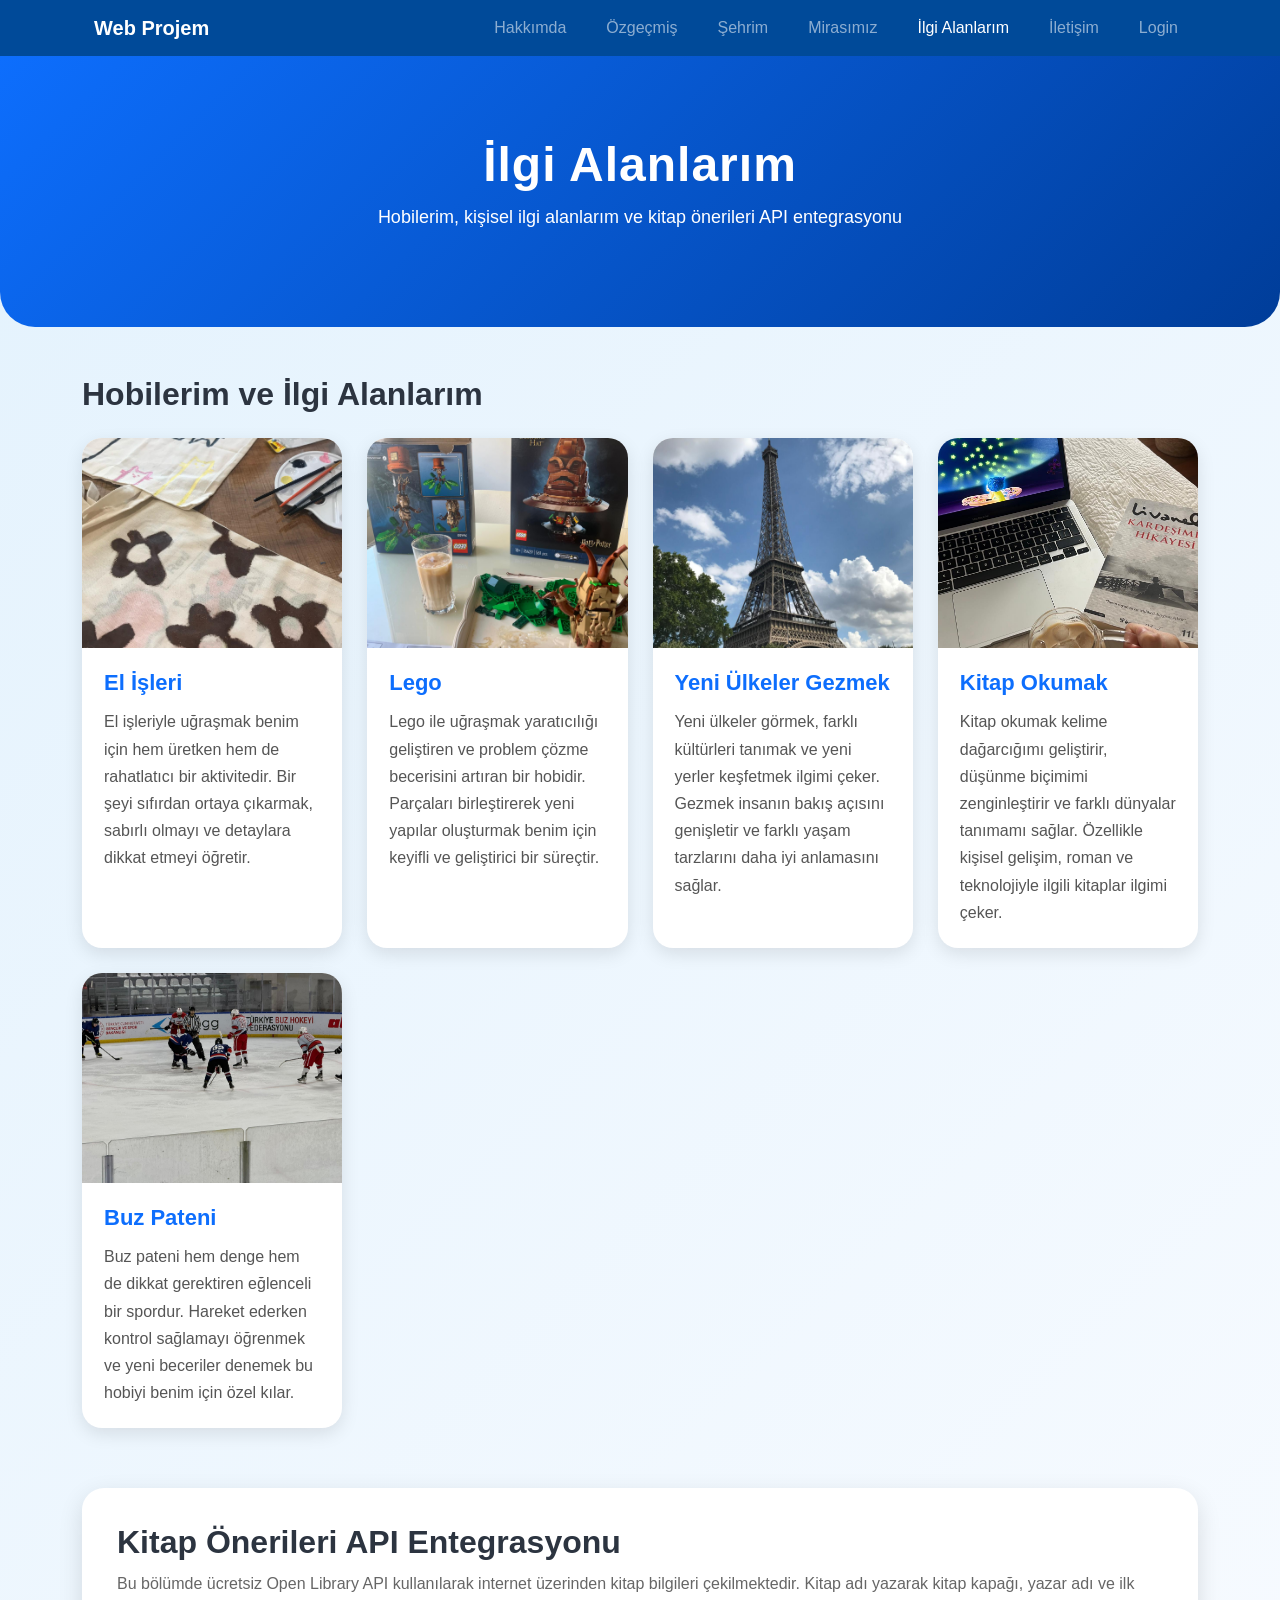
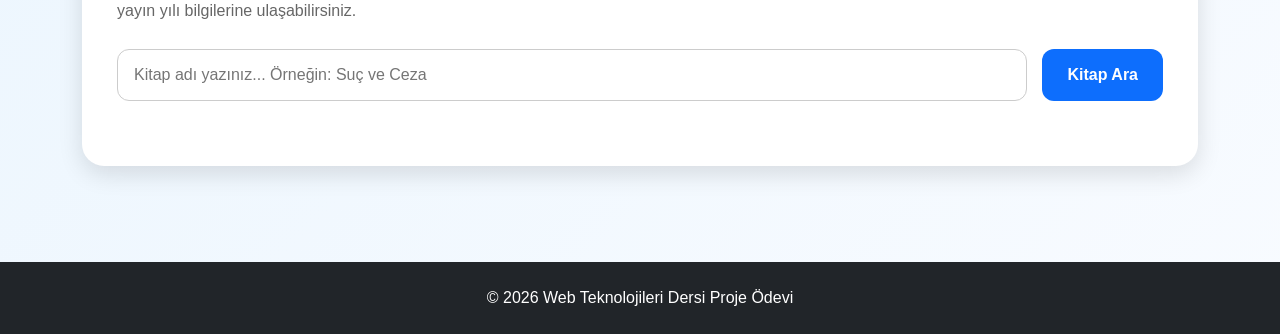
<file: ilgialanlarim.html>
<!DOCTYPE html>
<html lang="tr">

<head>
    <meta charset="UTF-8">
    <meta name="viewport" content="width=device-width, initial-scale=1.0">
    <title>İlgi Alanlarım | Feyza Alagöz</title>

    <!-- Bootstrap CSS -->
    <link href="https://cdn.jsdelivr.net/npm/bootstrap@5.3.0/dist/css/bootstrap.min.css" rel="stylesheet">

    <!-- Google Font -->
    <link href="https://fonts.googleapis.com/css2?family=Inter:wght@400;600;700;800&display=swap" rel="stylesheet">

    <!-- Harici CSS -->
    <link rel="stylesheet" href="style.css">
</head>

<body>

    <!-- Navigasyon Çubuğu -->
    <nav class="navbar navbar-expand-lg navbar-dark bg-dark sticky-top">
        <div class="container">
            <a class="navbar-brand" href="index.html">Web Projem</a>

            <button class="navbar-toggler" type="button" data-bs-toggle="collapse" data-bs-target="#navbarNav">
                <span class="navbar-toggler-icon"></span>
            </button>

            <div class="collapse navbar-collapse" id="navbarNav">
                <ul class="navbar-nav ms-auto">

                    <li class="nav-item">
                        <a class="nav-link" href="index.html">Hakkımda</a>
                    </li>

                    <li class="nav-item">
                        <a class="nav-link" href="ozgecmis.html">Özgeçmiş</a>
                    </li>

                    <li class="nav-item">
                        <a class="nav-link" href="sehrim.html">Şehrim</a>
                    </li>

                    <li class="nav-item">
                        <a class="nav-link" href="mirasimiz.html">Mirasımız</a>
                    </li>

                    <li class="nav-item">
                        <a class="nav-link active" href="ilgialanlarim.html">İlgi Alanlarım</a>
                    </li>

                    <li class="nav-item">
                        <a class="nav-link" href="iletisim.html">İletişim</a>
                    </li>

                    <li class="nav-item">
                        <a class="nav-link" href="login.html">Login</a>
                    </li>

                </ul>
            </div>
        </div>
    </nav>


    <!-- Başlık Alanı -->
    <header class="ilgi-hero text-white text-center">
        <div class="container">
            <h1>İlgi Alanlarım</h1>
            <p>Hobilerim, kişisel ilgi alanlarım ve kitap önerileri API entegrasyonu</p>
        </div>
    </header>


    <main class="container my-5"> <!-- Ana içerik alanı, üst ve alt boşluk ekler -->

        <section class="mb-5">
            <h2 class="bolum-baslik">Hobilerim ve İlgi Alanlarım</h2>

            <div class="hobi-grid"> <!-- Hobileri kart şeklinde düzenlemek için grid yapısı -->

                <div class="hobi-kart"> <!-- Her bir hobiyi temsil eden kart, stil için sınıf eklenir -->
                    <img src="el-isleri.jpg" alt="El işleri" class="hobi-resim">
                    <!-- Hobi resmi, stil için sınıf eklenir -->
                    <div class="hobi-icerik">
                        <h3>El İşleri</h3>
                        <p>
                            El işleriyle uğraşmak benim için hem üretken hem de rahatlatıcı bir aktivitedir.
                            Bir şeyi sıfırdan ortaya çıkarmak, sabırlı olmayı ve detaylara dikkat etmeyi öğretir.
                        </p>
                    </div>
                </div>

                <div class="hobi-kart">
                    <img src="lego.jpg" alt="Lego" class="hobi-resim">
                    <div class="hobi-icerik">
                        <h3>Lego</h3>
                        <p>
                            Lego ile uğraşmak yaratıcılığı geliştiren ve problem çözme becerisini artıran bir hobidir.
                            Parçaları birleştirerek yeni yapılar oluşturmak benim için keyifli ve geliştirici bir
                            süreçtir.
                        </p>
                    </div>
                </div>

                <div class="hobi-kart">
                    <img src="yeni-ulkeler.jpg" alt="Yeni ülkeler gezmek" class="hobi-resim">
                    <div class="hobi-icerik">
                        <h3>Yeni Ülkeler Gezmek</h3>
                        <p>
                            Yeni ülkeler görmek, farklı kültürleri tanımak ve yeni yerler keşfetmek ilgimi çeker.
                            Gezmek insanın bakış açısını genişletir ve farklı yaşam tarzlarını daha iyi anlamasını
                            sağlar.
                        </p>
                    </div>
                </div>

                <div class="hobi-kart">
                    <img src="kitap-okumak.jpg" alt="Kitap okumak" class="hobi-resim">
                    <div class="hobi-icerik">
                        <h3>Kitap Okumak</h3>
                        <p>
                            Kitap okumak kelime dağarcığımı geliştirir, düşünme biçimimi zenginleştirir ve farklı
                            dünyalar tanımamı sağlar.
                            Özellikle kişisel gelişim, roman ve teknolojiyle ilgili kitaplar ilgimi çeker.
                        </p>
                    </div>
                </div>

                <div class="hobi-kart">
                    <img src="Buz-pateni.jpg" alt="Buz pateni" class="hobi-resim">
                    <div class="hobi-icerik">
                        <h3>Buz Pateni</h3>
                        <p>
                            Buz pateni hem denge hem de dikkat gerektiren eğlenceli bir spordur.
                            Hareket ederken kontrol sağlamayı öğrenmek ve yeni beceriler denemek bu hobiyi benim için
                            özel kılar.
                        </p>
                    </div>
                </div>

            </div>
        </section>


        <!-- API Bölümü -->
        <section class="api-alani">
            <div class="api-kutu">

                <div class="api-baslik">
                    <h2>Kitap Önerileri API Entegrasyonu</h2>
                    <p>
                        Bu bölümde ücretsiz Open Library API kullanılarak internet üzerinden kitap bilgileri
                        çekilmektedir.
                        Kitap adı yazarak kitap kapağı, yazar adı ve ilk yayın yılı bilgilerine ulaşabilirsiniz.
                    </p>
                </div>

                <div class="api-arama">
                    <input type="text" id="kitapInput" placeholder="Kitap adı yazınız... Örneğin: Suç ve Ceza">
                    <button onclick="kitapAra()">Kitap Ara</button>
                </div>

                <div id="sonucAlani" class="sonuc-grid">
                    <!-- Kitap sonuçları JavaScript ile buraya gelecek -->
                </div>

            </div>
        </section>

    </main>


    <footer class="footer mt-5 py-4 bg-dark text-white text-center">
        <!-- Footer, üst boşluk, alt boşluk, arka plan rengi ve metin rengi ayarlanır -->
        <div class="container">
            <p class="mb-0">&copy; 2026 Web Teknolojileri Dersi Proje Ödevi</p>
        </div>
    </footer>


    <!-- Bootstrap JS -->
    <script src="https://cdn.jsdelivr.net/npm/bootstrap@5.3.0/dist/js/bootstrap.bundle.min.js"></script>

    <!-- Harici JavaScript -->
    <script src="ilgialanlarim.js"></script>

</body>

</html>
</file>
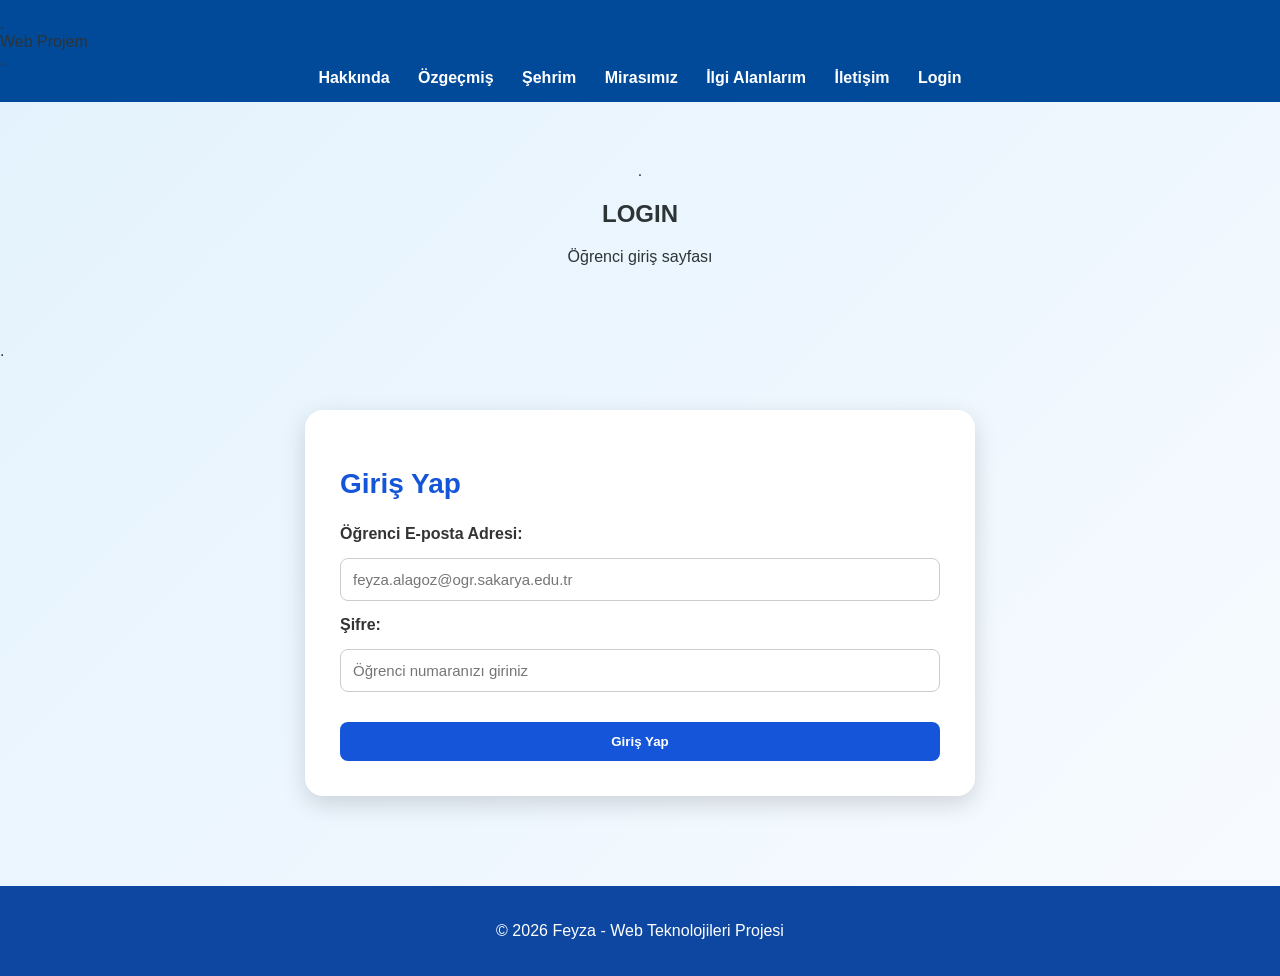
<file: login.html>
<!DOCTYPE html>
<html lang="tr">

<head>
    <meta charset="UTF-8">
    <meta name="viewport" content="width=device-width, initial-scale=1.0">
    <title>Login - Web Projem</title>
    <link rel="stylesheet" href="style.css">
</head>

<body>

    <header class="navbar">.
        <div class="logo">Web Projem</div>.

        <nav>
            <a href="index.html">Hakkında</a>
            <a href="ozgecmis.html">Özgeçmiş</a>
            <a href="sehrim.html">Şehrim</a>
            <a href="mirasimiz.html">Mirasımız</a>
            <a href="ilgialanlarim.html">İlgi Alanlarım</a>
            <a href="iletisim.html">İletişim</a>
            <a href="login.html">Login</a>
        </nav>
    </header>

    <section class="hero">. <!-- Ana görsel ve başlık bölümü -->
        <h1>LOGIN</h1>
        <p>Öğrenci giriş sayfası</p>
    </section>

    <main class="container">. <!-- Ana içerik alanı -->
        <section class="login-kutusu">
            <h2>Giriş Yap</h2>

            <p id="hataMesaji" class="hata-mesaji"></p>

            <form action="login.php" method="POST" onsubmit="return loginKontrol()">


                <label for="email">Öğrenci E-posta Adresi:</label>
                <input type="text" id="email" name="email" placeholder="feyza.alagoz@ogr.sakarya.edu.tr">

                <label for="sifre">Şifre:</label>
                <input type="password" id="sifre" name="sifre" placeholder="Öğrenci numaranızı giriniz">

                <button type="submit">Giriş Yap</button>

            </form>
        </section>
    </main>

    <footer>
        <p>© 2026 Feyza - Web Teknolojileri Projesi</p>
    </footer>

    <script src="js/login.js"></script>
</body>

</html>
</file>
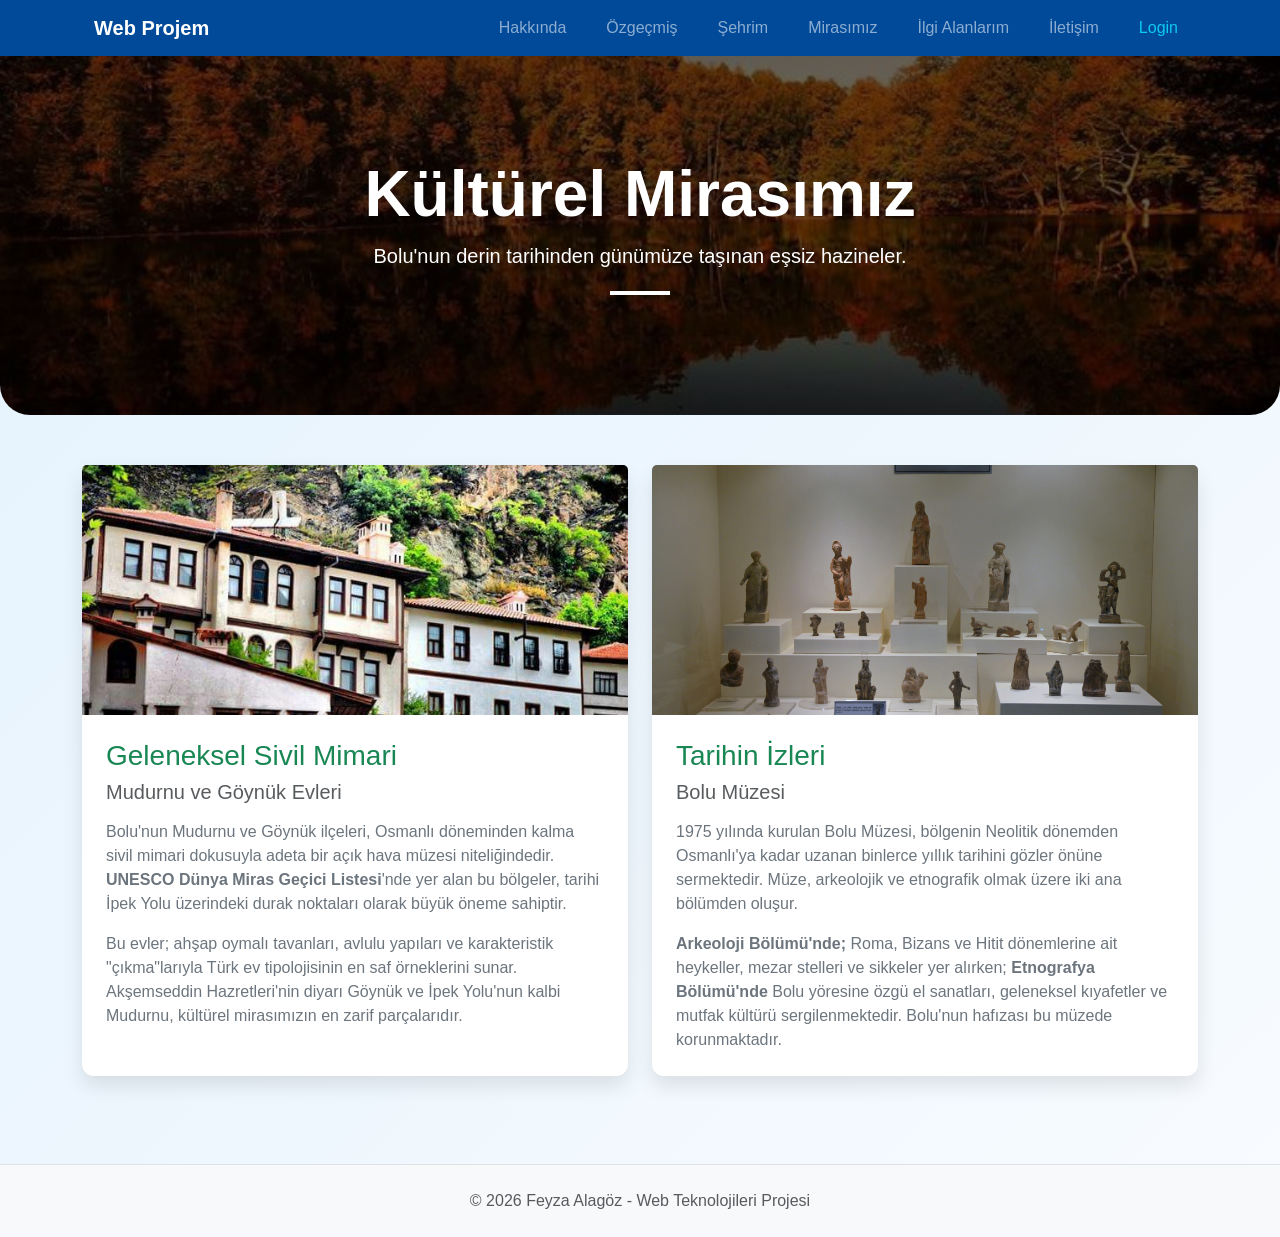
<file: mirasimiz.html>
<!DOCTYPE html>
<html lang="tr">
<head>
    <meta charset="UTF-8">
    <meta name="viewport" content="width=device-width, initial-scale=1.0">
    <title>Mirasımız - Bolu'nun Tarihi Dokusu</title>
    <!-- Bootstrap CSS -->
    <link href="https://cdn.jsdelivr.net/npm/bootstrap@5.3.0/dist/css/bootstrap.min.css" rel="stylesheet">
    <link rel="stylesheet" href="style.css">
    <style>
        .hero-section {
            background: linear-gradient(rgba(0,0,0,0.6), rgba(0,0,0,0.6)), url('miras-genel.jpeg');
            background-size: cover;
            background-position: center;
            color: white;
            padding: 100px 0;
            text-align: center;
            margin-bottom: 50px;
        }
        .heritage-card {
            border: none;
            transition: transform 0.3s;
            box-shadow: 0 10px 20px rgba(0,0,0,0.1);
            height: 100%;
        }
        .heritage-card:hover {
            transform: translateY(-10px);
        }
        .heritage-card img {
            height: 250px;
            object-fit: cover;
        }
        .section-accent {
            width: 60px;
            height: 4px;
            background-color: #198754;
            margin: 20px auto;
        }
    </style>
</head>
<body>

<!-- Navbar -->
<nav class="navbar navbar-expand-lg navbar-dark bg-dark sticky-top">
    <div class="container">
        <a class="navbar-brand" href="index.html">Web Projem</a>
        <button class="navbar-toggler" type="button" data-bs-toggle="collapse" data-bs-target="#navbarNav">
            <span class="navbar-toggler-icon"></span>
        </button>
        <div class="collapse navbar-collapse" id="navbarNav">
            <ul class="navbar-nav ms-auto">
                <li class="nav-item"><a class="nav-link" href="index.html">Hakkında</a></li>
                <li class="nav-item"><a class="nav-link" href="ozgecmis.html">Özgeçmiş</a></li>
                <li class="nav-item"><a class="nav-link" href="sehrim.html">Şehrim</a></li>
                <li class="nav-item"><a class="nav-link" href="mirasimiz.html">Mirasımız</a></li>
                <li class="nav-item"><a class="nav-link" href="ilgialanlarim.html">İlgi Alanlarım</a></li>
                <li class="nav-item"><a class="nav-link" href="iletisim.html">İletişim</a></li>
                <li class="nav-item"><a class="nav-link text-info" href="index.html">Login</a></li>
            </ul>
        </div>
    </div>
</nav>

<!-- Hero Başlık Bölümü -->
<div class="hero-section">
    <div class="container">
        <h1 class="display-3 fw-bold">Kültürel Mirasımız</h1>
        <p class="lead">Bolu'nun derin tarihinden günümüze taşınan eşsiz hazineler.</p>
        <div class="section-accent" style="background-color: white;"></div>
    </div>
</div>

<div class="container mb-5">
    <div class="row g-4">
        
        <!-- Kart 1: Mudurnu ve Göynük Evleri -->
        <div class="col-md-6">
            <div class="card heritage-card">
                <img src="miras.jpeg" class="card-img-top" alt="Mudurnu ve Göynük">
                <div class="card-body p-4">
                    <h3 class="card-title text-success">Geleneksel Sivil Mimari</h3>
                    <h5 class="text-muted">Mudurnu ve Göynük Evleri</h5>
                    <p class="card-text mt-3 text-secondary">
                        Bolu'nun Mudurnu ve Göynük ilçeleri, Osmanlı döneminden kalma sivil mimari dokusuyla adeta bir açık hava müzesi niteliğindedir. <strong>UNESCO Dünya Miras Geçici Listesi</strong>'nde yer alan bu bölgeler, tarihi İpek Yolu üzerindeki durak noktaları olarak büyük öneme sahiptir.
                    </p>
                    <p class="card-text text-secondary">
                        Bu evler; ahşap oymalı tavanları, avlulu yapıları ve karakteristik "çıkma"larıyla Türk ev tipolojisinin en saf örneklerini sunar. Akşemseddin Hazretleri'nin diyarı Göynük ve İpek Yolu'nun kalbi Mudurnu, kültürel mirasımızın en zarif parçalarıdır.
                    </p>
                </div>
            </div>
        </div>

        <!-- Kart 2: Bolu Müzesi -->
        <div class="col-md-6">
            <div class="card heritage-card">
                <img src="muze.jpeg" class="card-img-top" alt="Bolu Müzesi">
                <div class="card-body p-4">
                    <h3 class="card-title text-success">Tarihin İzleri</h3>
                    <h5 class="text-muted">Bolu Müzesi</h5>
                    <p class="card-text mt-3 text-secondary">
                        1975 yılında kurulan Bolu Müzesi, bölgenin Neolitik dönemden Osmanlı'ya kadar uzanan binlerce yıllık tarihini gözler önüne sermektedir. Müze, arkeolojik ve etnografik olmak üzere iki ana bölümden oluşur.
                    </p>
                    <p class="card-text text-secondary">
                        <strong>Arkeoloji Bölümü'nde;</strong> Roma, Bizans ve Hitit dönemlerine ait heykeller, mezar stelleri ve sikkeler yer alırken; <strong>Etnografya Bölümü'nde</strong> Bolu yöresine özgü el sanatları, geleneksel kıyafetler ve mutfak kültürü sergilenmektedir. Bolu'nun hafızası bu müzede korunmaktadır.
                    </p>
                </div>
            </div>
        </div>

    </div>
</div>

<!-- Bilgi Alt Bilgi -->
<footer class="bg-light py-4 text-center border-top">
    <div class="container">
        <p class="text-muted mb-0">© 2026 Feyza Alagöz - Web Teknolojileri Projesi</p>
    </div>
</footer>

<!-- Bootstrap JS -->
<script src="https://cdn.jsdelivr.net/npm/bootstrap@5.3.0/dist/js/bootstrap.bundle.min.js"></script>
</body>
</html>
</file>
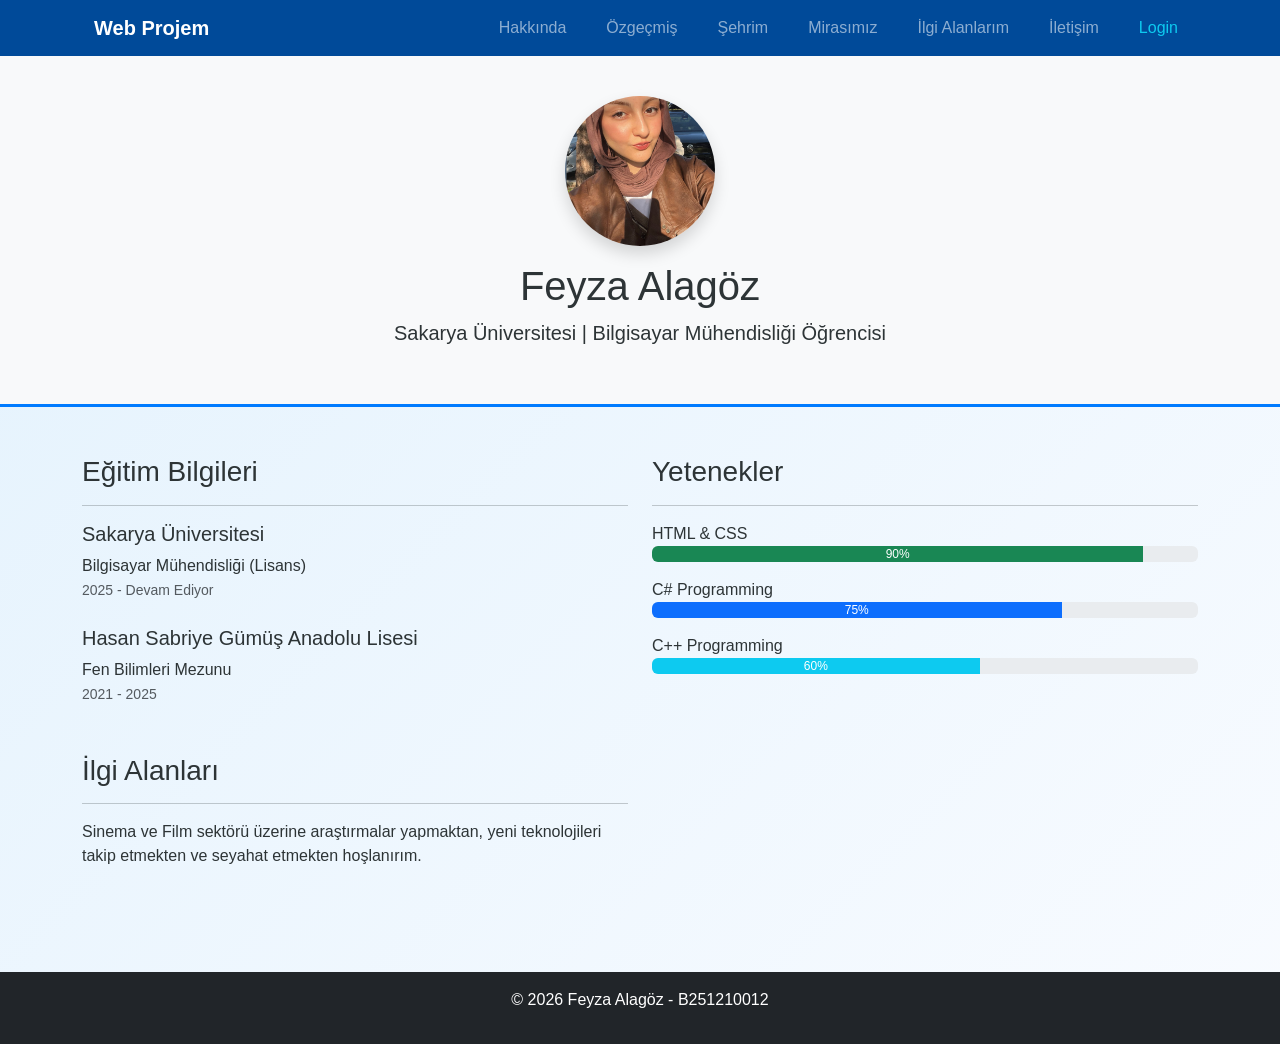
<file: ozgecmis.html>
<!DOCTYPE html>
<html lang="tr">

<head>
    <meta charset="UTF-8">
    <meta name="viewport" content="width=device-width, initial-scale=1.0">
    <!-- sayfanın mobil cihazlarda düzgün görünmesini sağlar        -->
    <title>Özgeçmiş | Feyza Alagöz</title>
    <link href="https://cdn.jsdelivr.net/npm/bootstrap@5.3.0/dist/css/bootstrap.min.css" rel="stylesheet">
    <!-- Bootstrap CSS ekler -->
    <link rel="stylesheet" href="style.css"> <!-- Harici CSS dosyasını bağlar -->
    <style>
        .cv-header {
            background: #f8f9fa;
            padding: 40px 0;
            border-bottom: 3px solid #007bff;
        }

        .skill-badge {
            margin-right: 5px;
        }
    </style>
</head>

<body>

    <!-- Navbar -->
    <nav class="navbar navbar-expand-lg navbar-dark bg-dark sticky-top">
        <!-- Navbar'ı yapar, genişletilebilir, koyu tema ve sayfaya yapışık olur -->
        <div class="container"> <!-- Navbar içeriğini sınırlamak ve ortalamak için container kullanılır -->
            <a class="navbar-brand" href="index.html">Web Projem</a>
            <!-- Navbar markası, tıklandığında index.html sayfasına gider -->
            <button class="navbar-toggler" type="button" data-bs-toggle="collapse" data-bs-target="#navbarNav">
                <!-- Navbar'ın mobil görünümde açılır menü düğmesi -->
                <span class="navbar-toggler-icon"></span> <!-- Düğmenin ikonunu gösterir -->
            </button>
            <div class="collapse navbar-collapse" id="navbarNav">
                <!-- Navbar içeriği, mobil görünümde açılır menü olarak gösterilir -->
                <ul class="navbar-nav ms-auto">
                    <li class="nav-item"><a class="nav-link" href="index.html">Hakkında</a></li>
                    <li class="nav-item"><a class="nav-link" href="ozgecmis.html">Özgeçmiş</a></li>
                    <li class="nav-item"><a class="nav-link" href="sehrim.html">Şehrim</a></li>
                    <li class="nav-item"><a class="nav-link" href="mirasimiz.html">Mirasımız</a></li>
                    <li class="nav-item"><a class="nav-link" href="ilgialanlarim.html">İlgi Alanlarım</a></li>
                    <li class="nav-item"><a class="nav-link" href="iletisim.html">İletişim</a></li>
                    <li class="nav-item"><a class="nav-link text-info" href="index.html">Login</a></li>
                </ul>
            </div>
        </div>
    </nav>

    <header class="cv-header text-center"><!-- Özgeçmiş başlığı, ortalanmış ve özel bir arka plan rengine sahip -->
        <div class="container"> <!-- İçeriği sınırlamak ve ortalamak için container kullanılır -->
            <img src="profil.jpeg" alt="Feyza Alagöz" class="rounded-circle shadow mb-3"
                style="width: 150px; height: 150px; object-fit: cover;">
            <!-- Profil resmi, yuvarlak, gölgeli ve belirli boyutlarda gösterilir -->
            <h1>Feyza Alagöz</h1>
            <p class="lead">Sakarya Üniversitesi | Bilgisayar Mühendisliği Öğrencisi</p>
        </div>
    </header>

    <div class="container my-5"> <!-- Ana içerik alanı, üst ve alt boşluk ekler -->
        <div class="row"> <!-- İki sütunlu bir düzen oluşturur -->
            <div class="col-md-6"><!-- Sol sütun, eğitim bilgileri ve ilgi alanları için kullanılır -->
                <h3><i class="bi bi-mortarboard"></i> Eğitim Bilgileri</h3>
                <!-- Eğitim bilgileri başlığı, ikon ile birlikte -->
                <hr> <!-- Başlık altına yatay çizgi ekler -->
                <div class="mb-4"><!-- Eğitim bilgisi bloğu, alt boşluk ekler -->
                    <h5>Sakarya Üniversitesi</h5>
                    <p>Bilgisayar Mühendisliği (Lisans) <br> <small class="text-muted">2025 - Devam Ediyor</small></p>
                </div>
                <div class="mb-4"> <!-- Eğitim bilgisi bloğu, alt boşluk ekler -->
                    <h5>Hasan Sabriye Gümüş Anadolu Lisesi</h5>
                    <p>Fen Bilimleri Mezunu <br> <small class="text-muted">2021 - 2025</small></p>
                </div>

                <h3 class="mt-5">İlgi Alanları</h3>
                <hr>
                <p>Sinema ve Film sektörü üzerine araştırmalar yapmaktan, yeni teknolojileri takip etmekten ve seyahat
                    etmekten hoşlanırım.</p>
            </div>

            <div class="col-md-6"><!-- Sağ sütun, yetenekler için kullanılır -->
                <h3>Yetenekler</h3>
                <hr>
                <div class="mb-3"><!-- Yetenek bloğu, alt boşluk ekler -->
                    <label>HTML & CSS</label> <!-- Yetenek adı -->
                    <div class="progress">
                        <div class="progress-bar bg-success" style="width: 90%">90%</div>
                    </div> <!-- Yetenek seviyesi, yeşil renkli bir ilerleme çubuğu ile gösterilir -->
                </div>
                <div class="mb-3"> <!-- Yetenek bloğu, alt boşluk ekler -->
                    <label>C# Programming</label> <!-- Yetenek adı -->
                    <div class="progress">
                        <div class="progress-bar bg-primary" style="width: 75%">75%</div>
                    </div>
                </div>
                <div class="mb-3"> <!-- Yetenek bloğu, alt boşluk ekler -->
                    <label>C++ Programming</label> <!-- Yetenek adı -->
                    <div class="progress">
                        <div class="progress-bar bg-info" style="width: 60%">60%</div>
                    </div>
                </div>
            </div>
        </div>
    </div>

    <footer class="bg-dark text-white text-center py-3">
        <!-- Alt bilgi, koyu arka plan, beyaz metin, ortalanmış ve dikey olarak ortalanmış -->
        <p>&copy; 2026 Feyza Alagöz - B251210012</p>
    </footer>

    <script src="https://cdn.jsdelivr.net/npm/bootstrap@5.3.0/dist/js/bootstrap.bundle.min.js"></script>
    <!-- Bootstrap'ın JavaScript bileşenlerini ekler -->
</body>

</html>
</file>
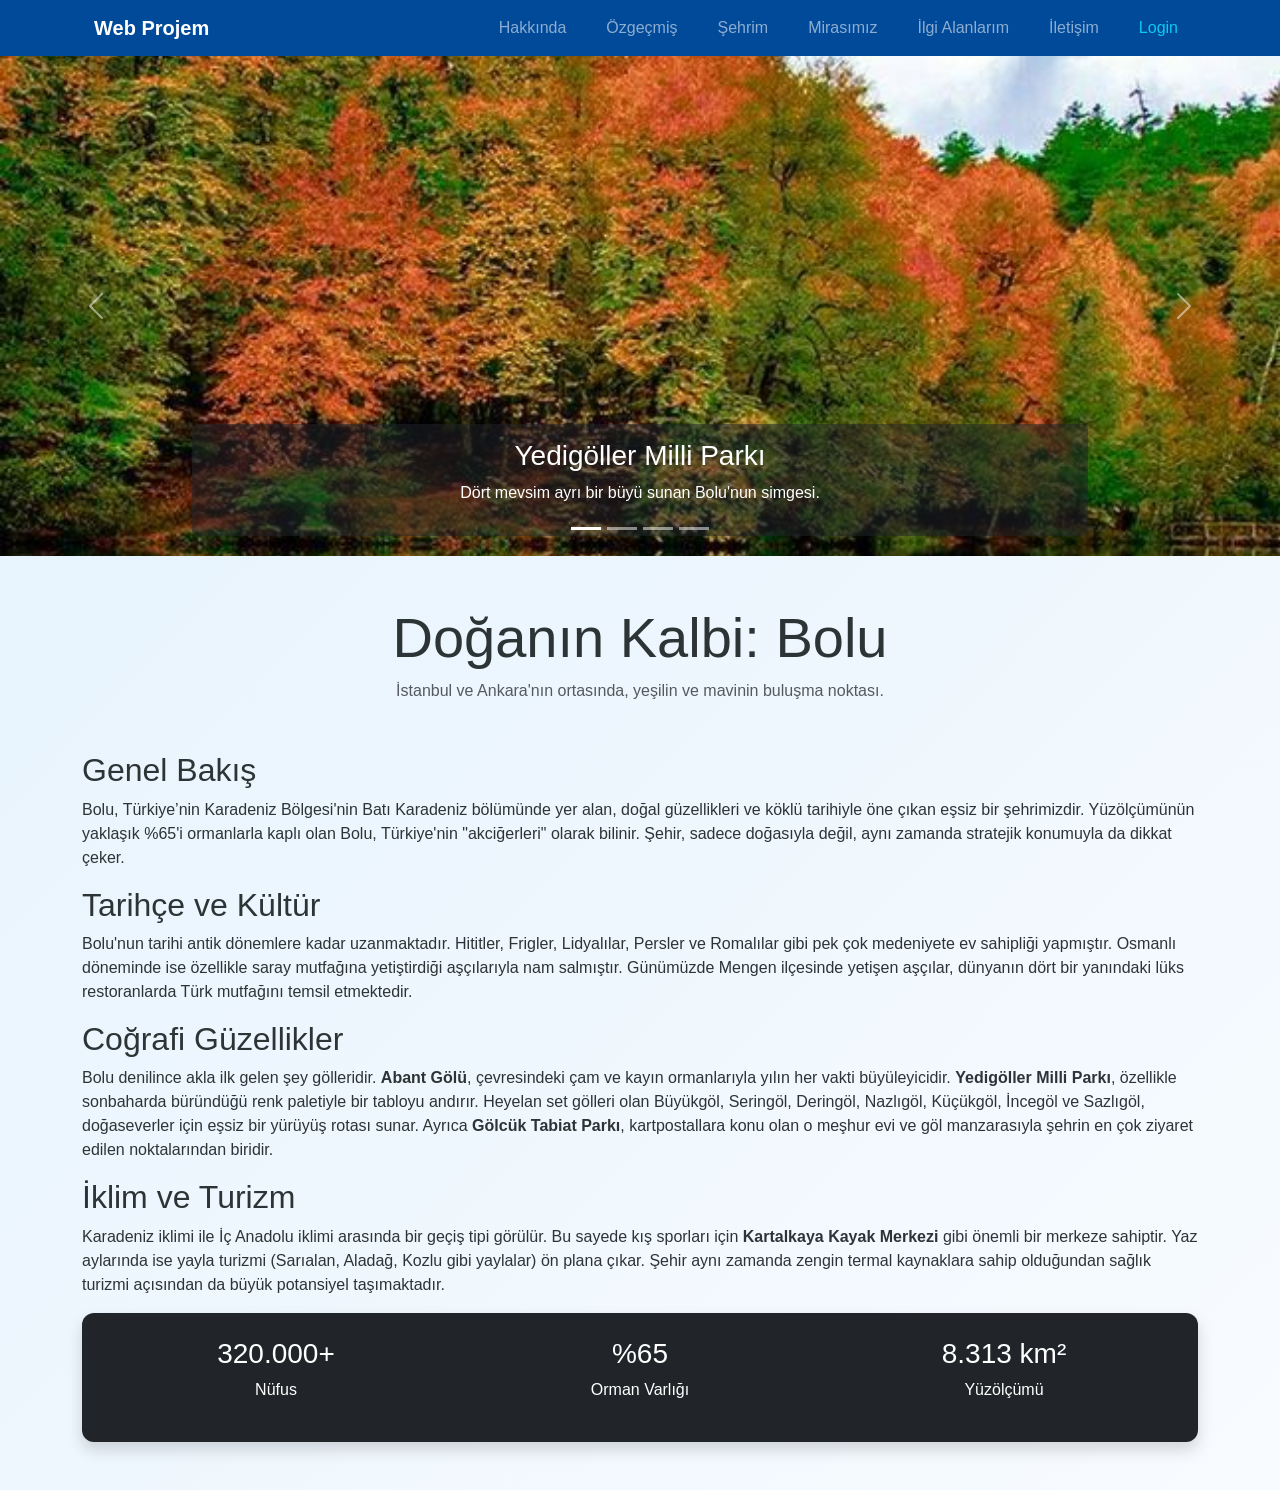
<file: sehrim.html>
<!DOCTYPE html>
<html lang="tr">

<head>
    <meta charset="UTF-8">
    <meta name="viewport" content="width=device-width, initial-scale=1.0">
    <title>Şehrim - Bolu</title>
    <link href="https://cdn.jsdelivr.net/npm/bootstrap@5.3.0/dist/css/bootstrap.min.css" rel="stylesheet">
    <link rel="stylesheet" href="style.css">
    <style>
        /* Slider resimlerini dikey ve yatay olarak tam ortalar */
        .carousel-item img {
            height: 550px;
            /* İstediğin yüksekliği buradan ayarlayabilirsin */
            width: 100%;
            object-fit: cover;
            /* Resmi sündürmeden alanı kaplar */
            object-position: center 60%;
            /* Resmi tam ortadan odaklar */
        }

        /* Yazı kutusunun stilini bozmadan resmin üzerinde daha net durmasını sağlar */
        .carousel-caption {
            background: rgba(0, 0, 0, 0.5);
            border-radius: 10px;
            padding: 15px;
        }

        .carousel-item img {
            width: 100%;
            height: 500px;
            object-fit: cover;
            object-position: center 35%;
        }
    </style>

</head>

<body>

    <!-- Navbar -->
    <nav class="navbar navbar-expand-lg navbar-dark bg-dark sticky-top">
        <div class="container">
            <a class="navbar-brand" href="index.html">Web Projem</a>
            <button class="navbar-toggler" type="button" data-bs-toggle="collapse" data-bs-target="#navbarNav">
                <span class="navbar-toggler-icon"></span>
            </button>
            <div class="collapse navbar-collapse" id="navbarNav">
                <ul class="navbar-nav ms-auto">
                    <li class="nav-item"><a class="nav-link" href="index.html">Hakkında</a></li>
                    <li class="nav-item"><a class="nav-link" href="ozgecmis.html">Özgeçmiş</a></li>
                    <li class="nav-item"><a class="nav-link" href="sehrim.html">Şehrim</a></li>
                    <li class="nav-item"><a class="nav-link" href="mirasimiz.html">Mirasımız</a></li>
                    <li class="nav-item"><a class="nav-link" href="ilgialanlarim.html">İlgi Alanlarım</a></li>
                    <li class="nav-item"><a class="nav-link" href="iletisim.html">İletişim</a></li>
                    <li class="nav-item"><a class="nav-link text-info" href="index.html">Login</a></li>
                </ul>
            </div>
        </div>
    </nav>

    <div class="container-fluid p-0">
        <div id="boluSlider" class="carousel slide" data-bs-ride="carousel">
            <div class="carousel-indicators">
                <button type="button" data-bs-target="#boluSlider" data-bs-slide-to="0" class="active"></button>
                <button type="button" data-bs-target="#boluSlider" data-bs-slide-to="1"></button>
                <button type="button" data-bs-target="#boluSlider" data-bs-slide-to="2"></button>
                <button type="button" data-bs-target="#boluSlider" data-bs-slide-to="3"></button>
            </div>
            <div class="carousel-inner">
                <div class="carousel-item active">
                    <img src="bolu1.jpg" class="d-block w-100" alt="Abant">
                    <div class="carousel-caption d-none d-md-block bg-dark bg-opacity-50 rounded">
                        <h3>Yedigöller Milli Parkı</h3>
                        <p>Dört mevsim ayrı bir büyü sunan Bolu'nun simgesi.</p>
                    </div>
                </div>
                <div class="carousel-item">
                    <img src="bolu2.jpg" class="d-block w-100" alt="Gölcük">
                    <div class="carousel-caption d-none d-md-block bg-dark bg-opacity-50 rounded">
                        <h3>Bolu Meydan</h3>
                        <p>Şehrin merkezi, tarihi ve kültürel değerlerin bir araya geldiği yer.</p>
                    </div>
                </div>
                <div class="carousel-item">
                    <img src="bolu3.jpg" class="d-block w-100" alt="Yedigöller">
                    <div class="carousel-caption d-none d-md-block bg-dark bg-opacity-50 rounded">
                        <h3>Tabiatın Kalbi Abant</h3>
                        <p>Doğa fotoğrafçılarının ve kampçıların vazgeçilmez rotası.</p>
                    </div>
                </div>
                <div class="carousel-item">
                    <img src="bolu4.jpg" class="d-block w-100" alt="Bolu Doğa">
                    <div class="carousel-caption d-none d-md-block bg-dark bg-opacity-50 rounded">
                        <h3>Göynük İlçesi</h3>
                        <p>Sakinliği ve eşsiz mimarisiyle huzurun adresi.</p>
                    </div>
                </div>

            </div>
            <button class="carousel-control-prev" type="button" data-bs-target="#boluSlider" data-bs-slide="prev">
                <span class="carousel-control-prev-icon"></span>
            </button>
            <button class="carousel-control-next" type="button" data-bs-target="#boluSlider" data-bs-slide="next">
                <span class="carousel-control-next-icon"></span>
            </button>
        </div>
    </div>

    <div class="container mt-5">
        <div class="text-center mb-5">
            <h1 class="display-4">Doğanın Kalbi: Bolu</h1>
            <p class="text-muted">İstanbul ve Ankara'nın ortasında, yeşilin ve mavinin buluşma noktası.</p>
        </div>

        <div class="row">
            <div class="col-lg-12">
                <div class="content-box">
                    <h2 class="section-title">Genel Bakış</h2>
                    <p>Bolu, Türkiye’nin Karadeniz Bölgesi'nin Batı Karadeniz bölümünde yer alan, doğal güzellikleri ve
                        köklü tarihiyle öne çıkan eşsiz bir şehrimizdir. Yüzölçümünün yaklaşık %65'i ormanlarla kaplı
                        olan Bolu, Türkiye'nin "akciğerleri" olarak bilinir. Şehir, sadece doğasıyla değil, aynı zamanda
                        stratejik konumuyla da dikkat çeker.</p>

                    <h2 class="section-title">Tarihçe ve Kültür</h2>
                    <p>Bolu'nun tarihi antik dönemlere kadar uzanmaktadır. Hititler, Frigler, Lidyalılar, Persler ve
                        Romalılar gibi pek çok medeniyete ev sahipliği yapmıştır. Osmanlı döneminde ise özellikle saray
                        mutfağına yetiştirdiği aşçılarıyla nam salmıştır. Günümüzde Mengen ilçesinde yetişen aşçılar,
                        dünyanın dört bir yanındaki lüks restoranlarda Türk mutfağını temsil etmektedir.</p>

                    <h2 class="section-title">Coğrafi Güzellikler</h2>
                    <p>Bolu denilince akla ilk gelen şey gölleridir. <strong>Abant Gölü</strong>, çevresindeki çam ve
                        kayın ormanlarıyla yılın her vakti büyüleyicidir. <strong>Yedigöller Milli Parkı</strong>,
                        özellikle sonbaharda büründüğü renk paletiyle bir tabloyu andırır. Heyelan set gölleri olan
                        Büyükgöl, Seringöl, Deringöl, Nazlıgöl, Küçükgöl, İncegöl ve Sazlıgöl, doğaseverler için eşsiz
                        bir yürüyüş rotası sunar. Ayrıca <strong>Gölcük Tabiat Parkı</strong>, kartpostallara konu olan
                        o meşhur evi ve göl manzarasıyla şehrin en çok ziyaret edilen noktalarından biridir.</p>

                    <h2 class="section-title">İklim ve Turizm</h2>
                    <p>Karadeniz iklimi ile İç Anadolu iklimi arasında bir geçiş tipi görülür. Bu sayede kış sporları
                        için <strong>Kartalkaya Kayak Merkezi</strong> gibi önemli bir merkeze sahiptir. Yaz aylarında
                        ise yayla turizmi (Sarıalan, Aladağ, Kozlu gibi yaylalar) ön plana çıkar. Şehir aynı zamanda
                        zengin termal kaynaklara sahip olduğundan sağlık turizmi açısından da büyük potansiyel
                        taşımaktadır.</p>
                </div>
            </div>
        </div>
    </div>



    <div class="container mb-5">
        <div class="card bg-dark text-white border-0 shadow">
            <div class="card-body p-4">
                <div class="row text-center">
                    <div class="col-md-4">
                        <h3>320.000+</h3>
                        <p>Nüfus</p>
                    </div>
                    <div class="col-md-4">
                        <h3>%65</h3>
                        <p>Orman Varlığı</p>
                    </div>
                    <div class="col-md-4">
                        <h3>8.313 km²</h3>
                        <p>Yüzölçümü</p>
                    </div>
                </div>
            </div>
        </div>
    </div>

    <script src="https://cdn.jsdelivr.net/npm/bootstrap@5.3.0/dist/js/bootstrap.bundle.min.js"></script>
</body>

</html>
</file>
<file: style.css>
body {
    background-color: #f0f5fa;
    font-family: 'Inter', sans-serif;
    color: #2d3436;
    display: flex;
    flex-direction: column;
    min-height: 100vh;
}

.navbar {
    background-color: #004a99 !important;
}

.hero-section {
    background: linear-gradient(135deg, #004a99 0%, #007bff 100%);
    border-radius: 0 0 30px 30px;
}

.card {
    border-radius: 12px;
}

main {
    flex: 1;
}

footer {
    margin-top: auto;
}


/* İlgi Alanlarım Sayfası */

/* İlgi Alanlarım Sayfası */

.ilgi-hero {
    background: linear-gradient(135deg, #0d6efd, #003d99);
    padding: 80px 0;
    border-bottom-left-radius: 35px;
    border-bottom-right-radius: 35px;
}

.ilgi-hero h1 {
    font-size: 48px;
    font-weight: 800;
    letter-spacing: 1px;
}

.ilgi-hero p {
    font-size: 18px;
    margin-top: 10px;
}

.bolum-baslik {
    font-weight: 800;
    margin-bottom: 25px;
    color: #2c3440;
}

/* Hobi kartları */

.hobi-grid {
    display: grid;
    grid-template-columns: repeat(auto-fit, minmax(260px, 1fr));
    gap: 25px;
}

.hobi-kart {
    background-color: #ffffff;
    border-radius: 20px;
    overflow: hidden;
    box-shadow: 0 6px 18px rgba(0,0,0,0.10);
    transition: 0.3s ease;
}

.hobi-kart:hover {
    transform: translateY(-6px);
    box-shadow: 0 10px 25px rgba(0,0,0,0.15);
}

.hobi-resim {
    width: 100%;
    height: 210px;
    object-fit: cover;
    display: block;
}

.hobi-icerik {
    padding: 22px;
}

.hobi-icerik h3 {
    font-size: 22px;
    font-weight: 800;
    color: #0d6efd;
    margin-bottom: 12px;
}

.hobi-icerik p {
    color: #555;
    line-height: 1.7;
    margin-bottom: 0;
}

/* API Alanı */

.api-alani {
    margin-top: 60px;
}

.api-kutu {
    background-color: #ffffff;
    border-radius: 22px;
    padding: 35px;
    box-shadow: 0 8px 25px rgba(0,0,0,0.12);
}

.api-baslik h2 {
    font-weight: 800;
    color: #2c3440;
}

.api-baslik p {
    color: #666;
    margin-bottom: 25px;
    line-height: 1.7;
}

.api-arama {
    display: flex;
    gap: 15px;
    margin-bottom: 30px;
}

.api-arama input {
    flex: 1;
    padding: 13px 16px;
    border: 1px solid #ccc;
    border-radius: 12px;
    outline: none;
    font-size: 16px;
}

.api-arama input:focus {
    border-color: #0d6efd;
    box-shadow: 0 0 0 3px rgba(13,110,253,0.15);
}

.api-arama button {
    background-color: #0d6efd;
    color: white;
    border: none;
    padding: 13px 25px;
    border-radius: 12px;
    font-weight: 700;
    transition: 0.3s;
}

.api-arama button:hover {
    background-color: #003d99;
    transform: translateY(-2px);
}

.sonuc-grid {
    display: grid;
    grid-template-columns: repeat(auto-fit, minmax(220px, 1fr));
    gap: 22px;
}

.kitap-karti {
    background-color: #f8f9fa;
    border-radius: 18px;
    padding: 18px;
    text-align: center;
    transition: 0.3s;
    border: 1px solid #e8e8e8;
}

.kitap-karti:hover {
    transform: translateY(-5px);
    box-shadow: 0 8px 18px rgba(0,0,0,0.12);
}

.kitap-karti img {
    width: 120px;
    height: 180px;
    object-fit: cover;
    border-radius: 10px;
    margin-bottom: 15px;
    background-color: #ddd;
}

.kitap-bilgi h3 {
    font-size: 18px;
    font-weight: 700;
    color: #0d6efd;
    margin-bottom: 10px;
}

.kitap-bilgi p {
    font-size: 14px;
    margin-bottom: 6px;
    color: #444;
}

.yukleniyor,
.uyari-kutusu {
    background-color: #eef4ff;
    color: #0d6efd;
    padding: 18px;
    border-radius: 14px;
    font-weight: 600;
    text-align: center;
    grid-column: 1 / -1;
}

/* Mobil uyum */

@media (max-width: 768px) {
    .ilgi-hero h1 {
        font-size: 34px;
    }

    .api-arama {
        flex-direction: column;
    }

    .api-arama button {
        width: 100%;
    }

    .api-kutu {
        padding: 22px;
    }

    .hobi-resim {
        height: 190px;
    }
}

/* API Alanı */

.api-alani {
    margin-top: 60px;
}

.api-kutu {
    background-color: #ffffff;
    border-radius: 22px;
    padding: 35px;
    box-shadow: 0 8px 25px rgba(0,0,0,0.12);
}

.api-baslik h2 {
    font-weight: 800;
    color: #2c3440;
}

.api-baslik p {
    color: #666;
    margin-bottom: 25px;
    line-height: 1.7;
}

.api-arama {
    display: flex;
    gap: 15px;
    margin-bottom: 30px;
}

.api-arama input {
    flex: 1;
    padding: 13px 16px;
    border: 1px solid #ccc;
    border-radius: 12px;
    outline: none;
    font-size: 16px;
}

.api-arama input:focus {
    border-color: #0d6efd;
    box-shadow: 0 0 0 3px rgba(13,110,253,0.15);
}

.api-arama button {
    background-color: #0d6efd;
    color: white;
    border: none;
    padding: 13px 25px;
    border-radius: 12px;
    font-weight: 700;
    transition: 0.3s;
}

.api-arama button:hover {
    background-color: #003d99;
    transform: translateY(-2px);
}

.sonuc-grid {
    display: grid;
    grid-template-columns: repeat(auto-fit, minmax(220px, 1fr));
    gap: 22px;
}

.kitap-karti {
    background-color: #f8f9fa;
    border-radius: 18px;
    padding: 18px;
    text-align: center;
    transition: 0.3s;
    border: 1px solid #e8e8e8;
}

.kitap-karti:hover {
    transform: translateY(-5px);
    box-shadow: 0 8px 18px rgba(0,0,0,0.12);
}

.kitap-karti img {
    width: 120px;
    height: 180px;
    object-fit: cover;
    border-radius: 10px;
    margin-bottom: 15px;
    background-color: #ddd;
}

.kitap-bilgi h3 {
    font-size: 18px;
    font-weight: 700;
    color: #0d6efd;
    margin-bottom: 10px;
}

.kitap-bilgi p {
    font-size: 14px;
    margin-bottom: 6px;
    color: #444;
}

.yukleniyor,
.uyari-kutusu {
    background-color: #eef4ff;
    color: #0d6efd;
    padding: 18px;
    border-radius: 14px;
    font-weight: 600;
    text-align: center;
    grid-column: 1 / -1;
}

.sayfa-alani {
    max-width: 1000px;
    margin: 40px auto;
    padding: 20px;
}

.iletisim-kutusu,
.sonuc-kutusu {
    background-color: #ffffff;
    padding: 30px;
    border-radius: 16px;
    box-shadow: 0 4px 15px rgba(0, 0, 0, 0.1);
}

.iletisim-kutusu h1,
.sonuc-kutusu h1 {
    text-align: center;
    margin-bottom: 20px;
}

#iletisimFormu {
    display: flex;
    flex-direction: column;
    gap: 12px;
}

#iletisimFormu input,
#iletisimFormu select,
#iletisimFormu textarea {
    padding: 10px;
    border: 1px solid #ccc;
    border-radius: 8px;
    font-size: 15px;
}

.radio-grup,
.checkbox-grup {
    display: flex;
    flex-direction: column;
    gap: 8px;
}

.butonlar {
    display: flex;
    flex-wrap: wrap;
    gap: 10px;
    margin-top: 20px;
}

.butonlar button,
.geri-don {
    padding: 10px 16px;
    border: none;
    border-radius: 8px;
    background-color: #6c63ff;
    color: white;
    cursor: pointer;
    text-decoration: none;
    display: inline-block;
}

.butonlar button:hover,
.geri-don:hover {
    background-color: #554ee0;
}

#sonucMesaji {
    margin-top: 15px;
    font-weight: bold;
}

@media (max-width: 768px) {
    .sayfa-alani {
        margin: 20px;
        padding: 10px;
    }

    .iletisim-kutusu,
    .sonuc-kutusu {
        padding: 20px;
    }

    .butonlar {
        flex-direction: column;
    }

    .butonlar button {
        width: 100%;
    }
}

/* İLETİŞİM SAYFASI - MAVİ TEMA */

body {
    background: linear-gradient(135deg, #e3f2fd, #f8fbff);
    font-family: Arial, sans-serif;
    margin: 0;
    padding: 0;
}

header {
    background-color: #0d47a1;
    padding: 15px 0;
}

nav {
    text-align: center;
}

nav a {
    color: white;
    text-decoration: none;
    margin: 0 12px;
    font-weight: bold;
}

nav a:hover {
    color: #bbdefb;
}

.sayfa-alani {
    max-width: 900px;
    margin: 40px auto;
    padding: 20px;
}

.iletisim-kutusu {
    background-color: white;
    padding: 35px;
    border-radius: 18px;
    box-shadow: 0 8px 25px rgba(13, 71, 161, 0.18);
    border-top: 6px solid #1976d2;
}

.iletisim-kutusu h1 {
    text-align: center;
    color: #0d47a1;
    margin-bottom: 15px;
}

.iletisim-kutusu p {
    color: #333;
    line-height: 1.6;
}

#iletisimFormu {
    display: flex;
    flex-direction: column;
    gap: 12px;
}

#iletisimFormu label {
    font-weight: bold;
    color: #0d47a1;
}

#iletisimFormu input,
#iletisimFormu select,
#iletisimFormu textarea {
    width: 100%;
    padding: 11px;
    border: 1px solid #90caf9;
    border-radius: 8px;
    font-size: 15px;
    box-sizing: border-box;
}

#iletisimFormu input:focus,
#iletisimFormu select:focus,
#iletisimFormu textarea:focus {
    outline: none;
    border-color: #1976d2;
    box-shadow: 0 0 6px rgba(25, 118, 210, 0.3);
}

.radio-grup,
.checkbox-grup {
    display: flex;
    flex-direction: column;
    gap: 8px;
}

.radio-grup label,
.checkbox-grup label {
    color: #333;
    font-weight: normal;
}

.radio-grup input,
.checkbox-grup input {
    width: auto;
    margin-right: 8px;
}

.butonlar {
    display: flex;
    flex-wrap: wrap;
    gap: 10px;
    margin-top: 20px;
}

.butonlar button {
    padding: 11px 16px;
    border: none;
    border-radius: 8px;
    background-color: #1976d2;
    color: white;
    cursor: pointer;
    font-weight: bold;
}

.butonlar button:hover {
    background-color: #0d47a1;
}

#sonucMesaji {
    margin-top: 15px;
    font-weight: bold;
}

footer {
    text-align: center;
    padding: 20px;
    background-color: #0d47a1;
    color: white;
    margin-top: 40px;
}

@media (max-width: 768px) {
    nav a {
        display: block;
        margin: 8px 0;
    }

    .sayfa-alani {
        margin: 20px;
        padding: 10px;
    }

    .iletisim-kutusu {
        padding: 22px;
    }

    .butonlar {
        flex-direction: column;
    }

    .butonlar button {
        width: 100%;
    }
}

.sonuc-kutusu {
    max-width: 800px;
    margin: 50px auto;
    padding: 35px;
    background: white;
    border-radius: 18px;
    box-shadow: 0 8px 25px rgba(0, 0, 0, 0.15);
}

.sonuc-kutusu h2 {
    color: #1455d9;
    margin-bottom: 25px;
    font-size: 28px;
}

.sonuc-kutusu p {
    font-size: 18px;
    margin-bottom: 14px;
    color: #333;
}

.sonuc-kutusu ul {
    margin-left: 25px;
    margin-bottom: 20px;
    font-size: 18px;
}

.geri-don {
    display: inline-block;
    margin-top: 25px;
    padding: 12px 24px;
    background-color: #1455d9;
    color: white;
    text-decoration: none;
    border-radius: 8px;
    font-weight: bold;
}

.geri-don:hover {
    background-color: #0f3fa8;
}

.hero {
    text-align: center;
    padding: 60px 20px;
}

.login-kutusu {
    max-width: 600px;
    margin: 50px auto;
    padding: 35px;
    background: white;
    border-radius: 18px;
    box-shadow: 0 8px 25px rgba(0, 0, 0, 0.15);
}

.login-kutusu h2 {
    color: #1455d9;
    margin-bottom: 25px;
    font-size: 28px;
}

.login-kutusu form {
    display: flex;
    flex-direction: column;
    gap: 15px;
}

.login-kutusu label {
    font-weight: bold;
    color: #333;
}

.login-kutusu input {
    padding: 12px;
    border: 1px solid #ccc;
    border-radius: 8px;
    font-size: 15px;
}

.login-kutusu button {
    margin-top: 15px;
    padding: 12px;
    background-color: #1455d9;
    color: white;
    border: none;
    border-radius: 8px;
    font-weight: bold;
    cursor: pointer;
}

.login-kutusu button:hover {
    background-color: #0f3fa8;
}

.hata-mesaji {
    color: #b00020;
    font-weight: bold;
    margin-bottom: 15px;
}
</file>
